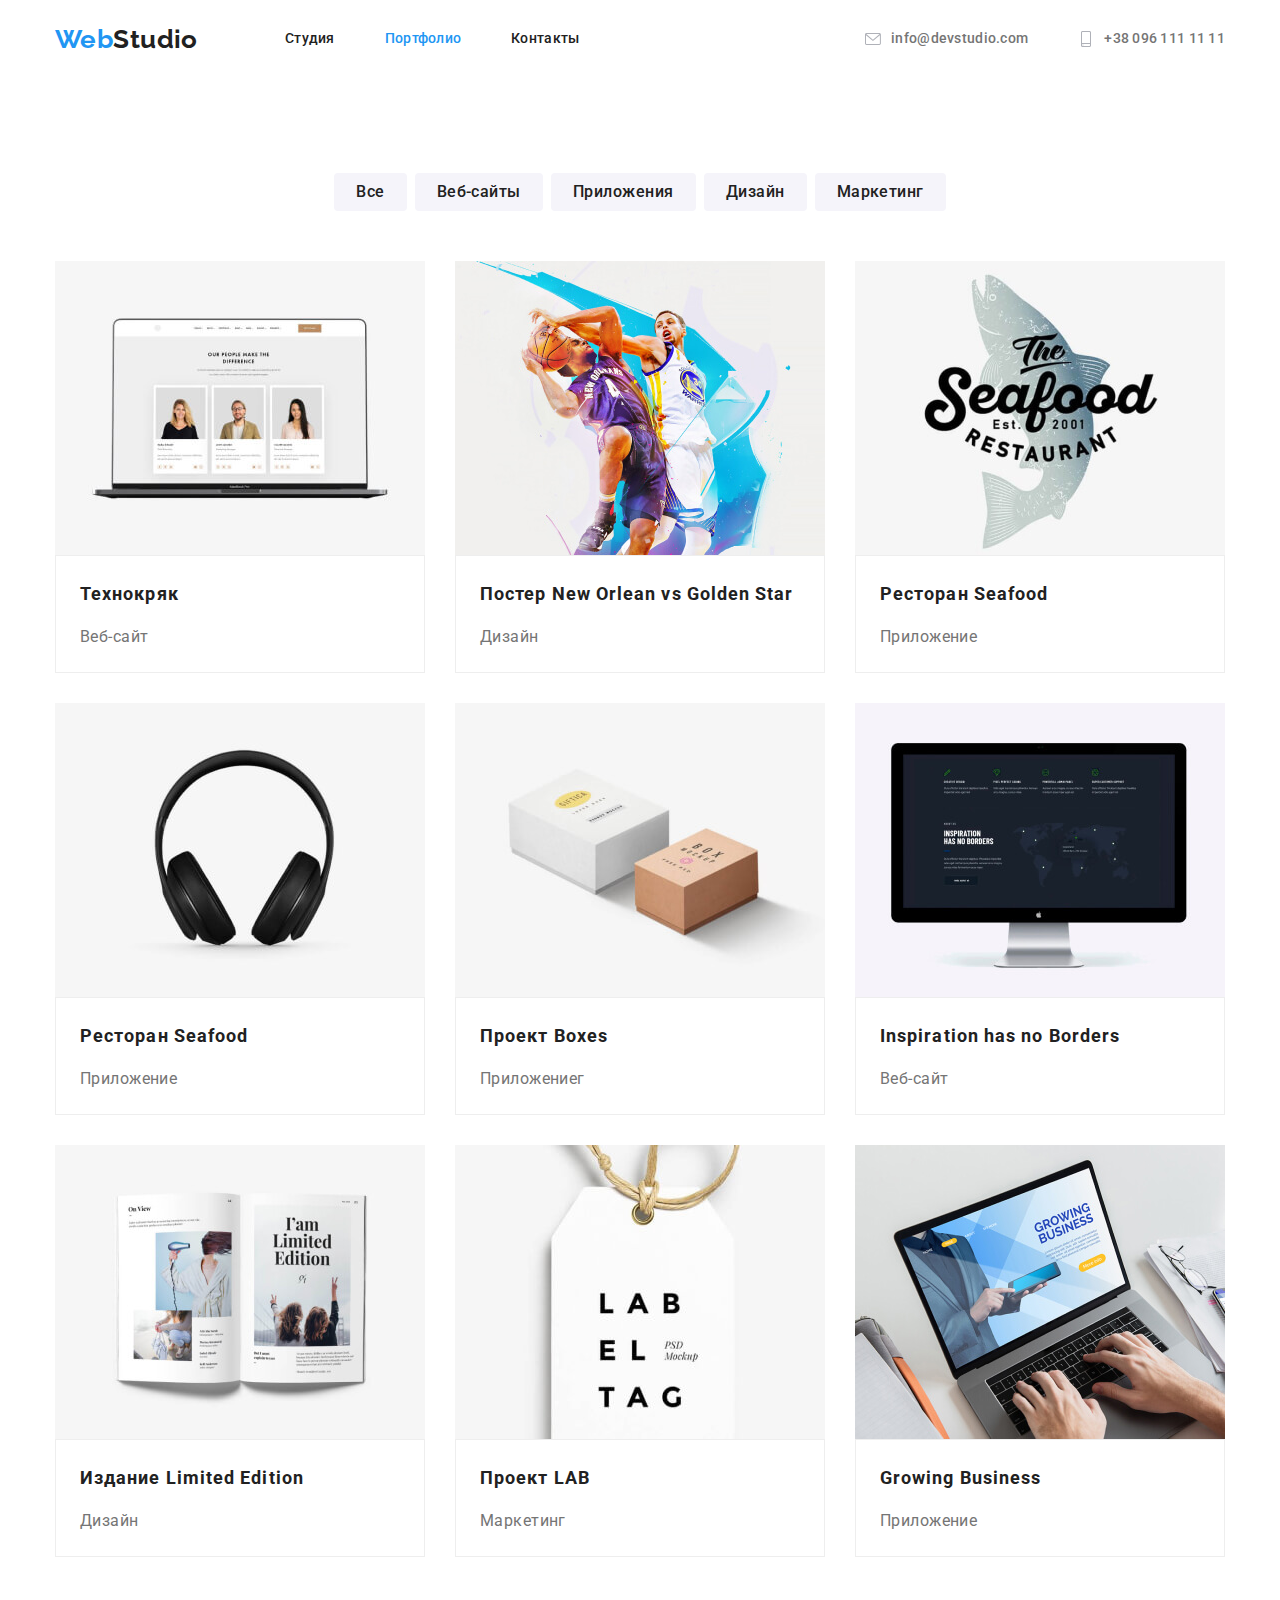
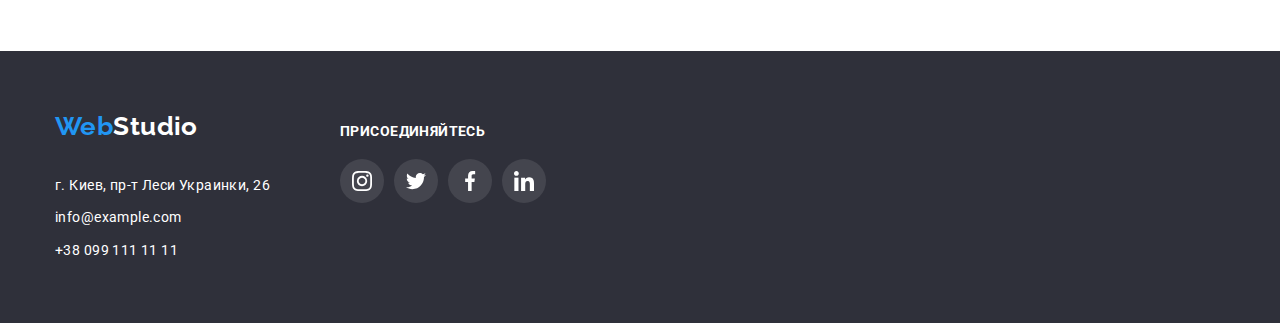
<file: portfolio.html>
<!DOCTYPE html>
<html lang="ru">
  <head>
    <meta charset="UTF-8" />
    <meta name="viewport" content="width=device-width, initial-scale=1.0" />
    <title>Портфолио</title>
    <link href="https://fonts.googleapis.com/css2?family=Raleway:wght@500&family=Roboto:wght@400;500;700;900&display=swap" rel="stylesheet"/>
    <link rel="stylesheet" href="./css/normalize.css" />
    <link rel="stylesheet" href="./css/styles.css" />
  </head>

  <body class="page">
    <!--Шапка-->
    <header class="page-header">
      <div class="container">
        <nav>
          <a href="./index.html" class="logo link">Web<span class="logo-secondary">Studio</span></a>
    
          <ul class="site-nav list">
            <li class="item"><a href="./index.html" class="link">Студия</a></li>
            <li class="item"><a href="" class="link current">Портфолио</a></li>
            <li class="item"><a href="" class="link">Контакты</a></li>
          </ul>
    
          <ul class="auth-nav list">
            <li class="item"><a href="" class="link">
                <svg class="header-icon">
                  <use href="./images/sprite.svg#icon-envelope"></use>
                </svg>info@devstudio.com</a></li>
            <li class="item"><a href="" class="link">
                <svg class="header-icon">
                  <use href="./images/sprite.svg#icon-smartphone"></use>
                </svg>+38 096 111 11 11</a></li>
          </ul>
        </nav>
      </div>
    </header>

    <main>
      <!--Галерея-->
      <section class="section gallery">
      <div class="container">
        <h1 hidden class="portfolio-title">Портфолио</h1>
        <!--Скрытый заголовок-->
        <ul class="list gallery-button">
          <li class="item"><button type="button" class="button">Все</button></li>
          <li class="item"><button type="button" class="button">Веб-сайты</button></li>
          <li class="item"><button type="button" class="button">Приложения</button></li>
          <li class="item"><button type="button" class="button">Дизайн</button></li>
          <li class="item"><button type="button" class="button">Маркетинг</button></li>
        </ul>

        <ul class="list gallery-work">
          <li class="item">
            <a href="" class="link"
              ><img
                src="./images/gallery/project-1.jpg"
                alt="фото сотрудников"
                width="370" height="294"
              />
               <!-- <p>
                Технокряк это современная площадка распространения коронавируса.
                Компании используют эту платформу для цифрового шпионажа и атак
                на защищённые сервера конкурентов.
              </p> -->
              <div class="gallery-card-content">
              <h2 class="title-primery gallery-title-padding">Технокряк</h2>
              <p class="text">Веб-сайт</p></a>
              </div>
          </li>
          <li class="item">
            <a href="" class="link"
              ><img
                src="./images/gallery/project-2.jpg"
                alt="фото с баскетболистами"
                width="370" height="294" />
              <!-- <p>
                Технокряк это современная площадка распространения коронавируса.
                Компании используют эту платформу для цифрового шпионажа и атак
                на защищённые сервера конкурентов.
              </p> -->
              <div class="gallery-card-content">
              <h2 class="title-primery gallery-title-padding">Постер New Orlean vs Golden Star</h2>
              <p class="text">Дизайн</p>
              </div>
            </a>
          </li>
          <li class="item">
            <a href="" class="link"
              ><img
                src="./images/gallery/project-3.jpg"
                alt="логотип ресторана"
                width="370" height="294"
              />
              <!-- <p>
                Технокряк это современная площадка распространения коронавируса.
                Компании используют эту платформу для цифрового шпионажа и атак
                на защищённые сервера конкурентов
              </p> -->
              <div class="gallery-card-content">
              <h2 class="title-primery gallery-title-padding">Ресторан Seafood</h2>
              <p class="text">Приложение</p>
              </div>
            </a>
          </li>
          <li class="item">
            <a href="" class="link"
              ><img
                src="./images/gallery/project-4.jpg"
                alt="фото наушников"
                width="370" height="294" />
              <!-- <p>
                Технокряк это современная площадка распространения коронавируса.
                Компании используют эту платформу для цифрового шпионажа и атак
                на защищённые сервера конкурентов.
              </p> -->
              <div class="gallery-card-content">
              <h2 class="title-primery gallery-title-padding">Ресторан Seafood</h2>
              <p class="text">Приложение</p>
              </div>
            </a>
          </li>
          <li class="item">
            <a href="" class="link"
              ><img
                src="./images/gallery/project-5.jpg"
                alt="фото коробок"
                width="370" height="294" />
              <!-- <p>
                Технокряк это современная площадка распространения коронавируса.
                Компании используют эту платформу для цифрового шпионажа и атак
                на защищённые сервера конкурентов.
              </p> -->
              <div class="gallery-card-content">
              <h2 class="title-primery gallery-title-padding">Проект Boxes</h2>
              <p class="text">Приложениег</p>
              </div>
            </a>
          </li>
          <li class="item">
              <a href="" class="link"
                ><img src="./images/gallery/project-6.jpg" 
                alt="монитор"
                width="370" height="294" />
                <!-- <p>
                Технокряк это современная площадка распространения коронавируса.
                Компании используют эту платформу для цифрового шпионажа и атак
                на защищённые сервера конкурентов.
              </p> -->
              <div class="gallery-card-content">
              <h2 class="title-primery gallery-title-padding">Inspiration has no Borders</h2>
              <p class="text">Веб-сайт</p>
              </div>
            </a>
          </li>
          <li class="item">
            <a href="" class="link">
              <img
                src="./images/gallery/project-7.jpg"
                alt="фото бумажного издания"
                width="370" height="294" />
              <!-- <p>
                Технокряк это современная площадка распространения коронавируса.
                Компании используют эту платформу для цифрового шпионажа и атак
                на защищённые сервера конкурентов.
              </p> -->
              <div class="gallery-card-content">
              <h2 class="title-primery gallery-title-padding">Издание Limited Edition</h2>
              <p class="text">Дизайн</p>
              </div>
            </a>
          </li>
          <li class="item">
            <a href="" class="link"
              ><img src="./images/gallery/project-8.jpg" 
              alt="бирка" 
              width="370" height="294" />
              <!-- <p>
                Технокряк это современная площадка распространения коронавируса.
                Компании используют эту платформу для цифрового шпионажа и атак
                на защищённые сервера конкурентов.
              </p> -->
              <div class="gallery-card-content">
              <h2 class="title-primery gallery-title-padding">Проект LAB</h2>
              <p class="text">Маркетинг</p>
              </div>
            </a>
          </li>
          <li class="item">
            <a href="" class="link"
              ><img src="./images/gallery/project-9.jpg" 
              alt="ноутбук" 
              width="370" height="294" />
              <!-- <p>
                Технокряк это современная площадка распространения коронавируса.
                Компании используют эту платформу для цифрового шпионажа и атак
                на защищённые сервера конкурентов.
              </p> -->
              <div class="gallery-card-content">
              <h2 class="title-primery gallery-title-padding">Growing Business</h2>
              <p class="text">Приложение</p>
              </div>
            </a>
          </li>
        </ul>
      </div>
      </section>
    </main>

    <!--Футер-->
    <footer class="footer">
      <div class="container">
        <div class="first-container-footer">
          <a href="" class="logo link">
            <p>Web<span class="alternative">Studio</span></p>
          </a>
          <address class="footer-address">
            <ul class="list">
              <li class="item"><a>г. Киев, пр-т Леси Украинки, 26</a></li>
              <!--ссылка на геолокацию?-->
              <li class="item"><a href="" class="address-link link">info@example.com</a></li>
              <li class="item"><a href="" class="address-link link">+38 099 111 11 11</a></li>
            </ul>
          </address>
        </div>
    
        <div class="secondary-container-footer">
          <p class="text">присоединяйтесь</p>
          <ul class="list list-secondary-container-footer list-socialnetworks">
            <li class="item socialnetworks-item"><a href="" aria-label="Ссылка на Instagram">
                <svg class="footer-icon">
                  <use href="./images/sprite.svg#icon-instagram"></use>
                </svg>
              </a></li>
            <li class="item socialnetworks-item"><a href="" aria-label="Ссылка на Twitter">
                <svg class="footer-icon">
                  <use href="./images/sprite.svg#icon-twitter"></use>
                </svg>
              </a></li>
            <li class="item socialnetworks-item"><a href="" aria-label="Ссылка на Facebook">
                <svg class="footer-icon">
                  <use href="./images/sprite.svg#icon-facebook"></use>
                </svg>
              </a></li>
            <li class="item socialnetworks-item"><a href="" aria-label="Ссылка на Facebook">
                <svg class="footer-icon">
                  <use href="./images/sprite.svg#icon-linkedin"></use>
                </svg>
              </a></li>
          </ul>
        </div>
    
        <!-- <div class="third-container-footer">
                <p>Подпишитесь на рассылку</p>
              </div> -->
      </div>
    </footer>
  </body>
</html>
</file>
<file: css/styles.css>
/* цвет заголовков #212121 */
/* альтернативный цвет заголовков #FFFFFF */
/* цвет текста  #757575*/
/* белый #FFFFFF*/
/* акцент  #2196F3*/
/* основной цвет фона  #FFFFFF */
/* вторичный цвет фона #F5F4FA */
/* цвет фона подвала #2F303A */
/* цвет ссылок соцсетей #AFB1B8 */
/* цвет кнопки #2196F3 */

:root {
  --title-color: #212121;
  --title-text-color: #212121;
  --primaty-text-color: #757575;
  --primaty-link-color: #212121;
  --secondary-link-color: #2196f3;
  --secondary-title-color: #ffffff;
  --primary-background-color: #ffffff;
  --secondary-background-color: #f5f4fa;
  --bg-secondary-title: rgba(47, 48, 58, 0.8);
  --bg-button-color: #2196f3;
  --hero-bgc: #c4c4c4;
  --hero-bg-gradient: rgba(47, 48, 58, 0.4);
  --prime-button-title: #ffffff;
  --footer-bg-color: #2f303a;
  --footer-text-color: #ffffff;
  --footer-secondary-text-color: rgba(255, 255, 255, 0.6);
  --prime-border-color: #afb1b8;
  --prime-icon-bgc: #ffffff;
  --secondary-icon-bgc: rgba(255, 255, 255, 0.1);
  --box-shadow-first: rgba(0, 0, 0, 0.12);
  --box-shadow-secondary: rgba(0, 0, 0, 0.14);
  --box-shadow-third: rgba(0, 0, 0, 0.2);
  --batton-shadow-first: rgba(0, 0, 0, 0.1);
  --batton-shadow-secondary: rgba(0, 0, 0, 0.08);
  --batton-shadow-third: rgba(0, 0, 0, 0.12);
  --batton-shadow-fourth: rgba(0, 0, 0, 0.06);
  --batton-shadow-fifth: rgba(0, 0, 0, 0.16);
  --border-item-gallery-work: #eeeeee;
  --icon-color: #afb1b8;
}

html {
  box-sizing: border-box;
}

*,
*::before,
*::after {
  box-sizing: inherit;
  margin: 0;
  padding: 0;
}

.page {
  background-color: var(--primary-beckgound-color);
  color: var(--primaty-text-color);

  font-family: Roboto, sans-serif;
  letter-spacing: 0.03em;

  font-size: 14px;
  line-height: 1.71;
}

.button {
  text-decoration: none;
}

.list {
  list-style: none;
}

.link {
  text-decoration: none;
}

.container {
  margin: 0 auto;
  padding-left: 15px;
  padding-right: 15px;
  width: 1200px;
}

.section {
  padding: 94px 0;
}

img {
  display: block;
  max-width: 100%;
  height: auto;
}

svg {
  fill: var(--prime-border-color);
  /* margin-right: auto;
  margin-left: auto; */
}

/* Шапка */
.page-header {
  padding-top: 24px;
  padding-bottom: 25px;
}

nav {
  display: flex;
  align-items: center;
}

nav .list {
  display: flex;
}

.nomarging-bottom {
  padding: 0;
}

.list-socialnetworks {
  display: flex;
  justify-content: space-between;

  align-items: center;
  /* width: 206px; */
}

/* .list-socialnetwork a {
  display: flex;
  justify-content: space-between;
  align-content: center;
  align-items: center;
  width: 44px;
  height: 44px;
  border-radius: 50%;
} */

/* .list-socialnetworks a:hover,
.list-socialnetworks a:focus {
  background-color: var(--secondary-link-color);
} */

.auth-nav .item svg:first-child {
  width: 16px;
  height: 16px;
  margin-right: 10px;
}
/*?*/
.auth-nav .item svg:last-child {
  width: 16px;
  height: 16px;
  margin-right: 10px;
}

/* .header-icon {
  fill: var(--primaty-text-color);
}

.header-icon:hover,
.header-icon:focus {
  fill: var(--secondary-link-color);
} */

.list-socialnetworks .item:not(:last-child) {
  margin-right: 10px;
}

/* sait-nav */
.logo {
  width: 145px;
  height: 30px;
  margin-right: 85px;

  color: var(--secondary-link-color);

  font-family: Raleway, sans-serif;

  font-weight: 700;
  font-size: 26px;
  line-height: 1.19;
}

.logo-secondary {
  color: var(--title-text-color);
}

.alternative {
  color: var(--secondary-title-color);
}

.site-nav .link {
  color: var(--primaty-link-color);

  font-weight: 500;
  font-size: 14px;
  line-height: 1.14;
  letter-spacing: 0.02em;
}

.site-nav .item:not(:last-child) {
  margin-right: 50px;
}

.site-nav .link:hover,
.site-nav .link:focus,
.site-nav .link.current {
  color: var(--secondary-link-color);
}

.auth-nav .item:not(:last-child) {
  margin-right: 50px;
}

.container .auth-nav {
  margin-left: auto;
}
.auth-nav .link {
  color: var(--primaty-text-color);

  font-weight: 500;
  font-size: 14px;
  line-height: 1.14;
  letter-spacing: 0.02em;

  display: flex;
  align-items: center;
}

.auth-nav .link:hover,
.auth-nav .link:focus,
.auth-nav .link.current {
  color: var(--secondary-link-color);
}

.auth-nav .link:hover svg,
.auth-nav .link:focus svg,
.auth-nav .link.current {
  /* color: var(--secondary-link-color); */
  fill: var(--secondary-link-color);
}

/* Герой */
.hero {
  /* max-width: 1600px; */
  /* height: 600px; */
  /* margin-left: auto; */
  /* margin-right: auto; */
  /* outline: 1px solid var(--hero-bgc); */
  background-image: linear-gradient(
      var(--hero-bg-gradient),
      var(--hero-bg-gradient)
    ),
    /* ??? */ url(../images/Hero.jpg);
  background-repeat: no-repeat;
  background-position: center;
  background-size: cover;

  padding: 200px 0;

  text-align: center;
}

.hero-title {
  margin-top: 0;
  margin-bottom: 30px;
  color: var(--secondary-title-color);

  font-weight: 900;
  font-size: 44px;
  line-height: 1.36;
  text-align: center;
  letter-spacing: 0.06em;
  text-transform: uppercase;
}

.hero .button {
  display: inline-block;
  min-width: 200px;
  padding-top: 10px;
  padding-right: 22px;
  padding-bottom: 10px;
  padding-left: 22px;

  border-radius: 4px;
}

.button {
  background: var(--bg-button-color);
  color: var(--prime-button-title);

  font-weight: 700;
  font-size: 16px;
  line-height: 1.87;
  display: flex;
  align-items: center;
  text-align: center;
  letter-spacing: 0.06em;

  border-radius: 4px;
}

/* Наши плюсы */
.weprossection {
  padding-bottom: 0;
}

.container .benefits {
  display: flex;
  flex-wrap: wrap;
}

.benefits-list-item-first,
.benefits-list-item-secondary,
.benefits-list-item-third,
.benefits-list-item-fourth {
  width: 270px;
  /* height: 120px; */
  fill: var(--secondary-link-color);
}

.benefits-list-item-first::before {
  display: block;
  content: "";
  margin-bottom: 30px;
  height: 120px;
  background-color: var(--secondary-background-color);
  border-radius: 4px;
  background-image: url(../images/antenna\1svg);
  background-position: center;
  background-repeat: no-repeat;
  fill: var(--primaty-link-color);
}

.benefits-list-item-secondary::before {
  display: block;
  content: "";
  margin-bottom: 30px;
  height: 120px;
  background-color: var(--secondary-background-color);
  border-radius: 4px;
  background-image: url(../images/clock1.svg);
  background-position: center;
  background-repeat: no-repeat;
}

.benefits-list-item-third::before {
  display: block;
  content: "";
  margin-bottom: 30px;
  height: 120px;
  background-color: var(--secondary-background-color);
  border-radius: 4px;
  background-image: url(../images/diagram\1svg);
  background-position: center;
  background-repeat: no-repeat;
}

.benefits-list-item-fourth::before {
  display: block;
  content: "";
  margin-bottom: 30px;
  height: 120px;
  background-color: var(--secondary-background-color);
  border-radius: 4px;
  background-image: url(../images/astronaut1.svg);
  background-position: center;
  background-repeat: no-repeat;
}

.benefits .marging-list:not(:last-child) {
  margin-right: 30px;
}

.benefits .title {
  margin-bottom: 10px;

  color: var(--title-color);
  font-weight: 700;
  font-size: 14px;
  line-height: 1.14;
  text-transform: uppercase;
}

/* H2 */
.section-title {
  margin-bottom: 50px;

  color: var(--title-color);
  font-weight: 700;
  font-size: 36px;
  line-height: 1.16;
  text-align: center;
}

/* Чем мы занимаемся */
.wedo .list {
  display: flex;
  flex-wrap: wrap;
}

.wedo-list .item:not(:last-child) {
  margin-right: 30px;
}

.title-secondary {
  margin-bottom: 10px;

  color: var(--title-color);
  background: var(--bg-secondary-title);

  font-weight: 700;
  font-size: 14px;
  line-height: 1.14;
  text-align: center;
  text-transform: uppercase;
}

/* Наша команда */
.ourteam {
  background: var(--secondary-background-color);
}

.ourteam .list {
  display: flex;
}

.ourteam-content {
  background-color: var(--primary-background-color);

  box-shadow: 0px 1px 3px var(--box-shadow-first),
    0px 1px 1px var(--box-shadow-secondary), 0px 2px 1px var(--box-shadow-third);
  border-radius: 0px 0px 4px 4px;
}
/* .ourteam .item {
  background-color: var(--primary-background-color);
} */

.ourteam-container .item:not(:last-child) {
  margin-right: 30px;
}

.ourteam-content {
  padding-top: 30px;
  padding-bottom: 30px;
  padding-right: 32px;
  padding-left: 32px;
}

.ourteam-title-padding {
  margin-bottom: 10px;
}

.title-primery {
  color: var(--title-text-color);

  font-weight: 500;
  font-size: 16px;
  line-height: 1.18;
  text-align: center;
}

.ourteam .text {
  margin-bottom: 16px;

  font-size: 16px;
  line-height: 1.18;
  text-align: center;
}

.ourteam-socialnetworks .ourteam-icon {
  justify-content: space-between;
  width: 20px;
  height: 20px;
}

.ourteam-container a {
  display: flex;
  align-items: center;
  justify-content: center;
  width: 44px;
  height: 44px;
  background-color: var(--primary-background-color);
  box-sizing: border-box;
  border-radius: 50%;
}

.ourteam-container a:hover,
.ourteam-container a:focus {
  background-color: var(--bg-button-color);
}

.ourteam-container a:hover svg,
.ourteam-container a:focus svg {
  fill: var(--prime-icon-bgc);
}

/* .ourteam-icon:hover,
.ourteam-icon:focus {
  fill: var(--secondary-title-color);
} */

/* Постоянные клиенты */
.clients-list {
  display: flex;
}

.clients a {
  display: flex;
  align-items: center;
  justify-content: center;
  width: 170px;
  height: 90px;
  border-width: 1px;
  border-style: solid;
  border-color: var(--icon-color);
  box-sizing: border-box;
  border-radius: 4px;
}

.clients a:hover,
.clients a:focus {
  border: 1px solid var(--secondary-link-color);
}

.clients a:hover svg,
.clients a:focus svg {
  fill: var(--secondary-link-color);
}

.clients-list .item:not(:last-child) {
  margin-right: 30px;
}

/* .clients-icon {
  fill: var(--icon-color);
} */

/* .clients-icon:hover,
.clients-icon:focus {
  fill: var(--secondary-link-color);
} */

/* Галерея Портфолио */
.gallery .list {
  display: flex;
  flex-wrap: wrap;
}

.gallery-button {
  margin-bottom: 50px;
  align-self: center;
}

.gallery-work {
  display: flex;
  flex-wrap: wrap;
}

.gallery-work .item:hover {
  box-sizing: border-box;
  background-color: var(--primary-background-color);

  box-shadow: 0px 1px 1px var(--batton-shadow-third),
    0px 4px 4px var(--batton-shadow-fourth),
    1px 4px 6px var(--batton-shadow-fifth);
}

.gallery-button .item:not(:last-child) {
  margin-right: 8px;
}
.gallery-work .item:not(:nth-child(3n)) {
  margin-right: 30px;
}
.gallery-work .item:not(:nth-last-child(-n + 3)) {
  margin-bottom: 30px;
}
.container .gallery-button {
  justify-content: center;
}

.gallery .button {
  /* margin-bottom: 50px; */
  border-radius: 4px;

  padding-top: 6px;
  padding-right: 22px;
  padding-bottom: 6px;
  padding-left: 22px;

  color: var(--title-text-color);
  background: var(--secondary-background-color);

  font-weight: 500;
  font-size: 16px;
  line-height: 1.62;
  text-align: center;
  letter-spacing: 0.03em;
  border: none;
}

.gallery .button:hover:hover,
.gallery .button:focus:focus {
  color: var(--prime-button-title);
  background-color: var(--bg-button-color);

  box-shadow: 0px 3px 1px var(--batton-shadow-first),
    0px 1px 2px var(--batton-shadow-secondary),
    0px 2px 2px var(--batton-shadow-third);
  border: none;
}

.gallery-card-content {
  box-sizing: border-box;
  padding-top: 20px;
  padding-left: 24px;
  padding-right: 24px;
  padding-bottom: 20px;

  border: 1px solid var(--border-item-gallery-work);
  background: var(--primary-background-color);
}

.gallery-title-padding {
  padding-bottom: 10px;
}

.gallery .title-primery {
  font-weight: 700;
  font-size: 18px;
  line-height: 2;
  letter-spacing: 0.06em;
  text-align: left;
}

.gallery .text {
  font-size: 16px;
  line-height: 1.87;
  color: var(--primaty-text-color);
}

/*Футер*/
.footer {
  padding-top: 60px;
  padding-bottom: 60px;

  color: var(--footer-text-color);
  background: var(--footer-bg-color);

  font-weight: 700;
}

.footer .container {
  display: flex;
  flex-wrap: wrap;
}

.footer-address {
  font-style: normal;
  font-weight: normal;
}

.footer .logo {
  margin-bottom: 20px;
}

.first-container-footer .item:not(:last-child) {
  margin-bottom: 9px;
}

.address-link {
  color: var(--footer-secondary-text-colo);

  font-weight: normal;
  font-size: 14px;
  line-height: 1.71;
}

.first-container-footer {
  margin-right: 70px;
}

.secondary-container-footer {
  margin-right: auto;
}

.secondary-container-footer .text {
  margin-top: 12px;
  margin-bottom: 20px;

  font-weight: bold;
  font-size: 14px;
  line-height: 1.142;
  letter-spacing: 0.03em;
  text-transform: uppercase;
}

.footer-icon {
  /* justify-content: space-between; */
  width: 20px;
  height: 20px;
  fill: var(--prime-icon-bgc);
}

.secondary-container-footer a {
  display: flex;
  align-items: center;
  justify-content: center;
  width: 44px;
  height: 44px;
  background-color: var(--secondary-icon-bgc);
  box-sizing: border-box;
  border-radius: 50%;
}

.secondary-container-footer a:hover,
.secondary-container-footer a:focus {
  background-color: var(--bg-button-color);
}
</file>
